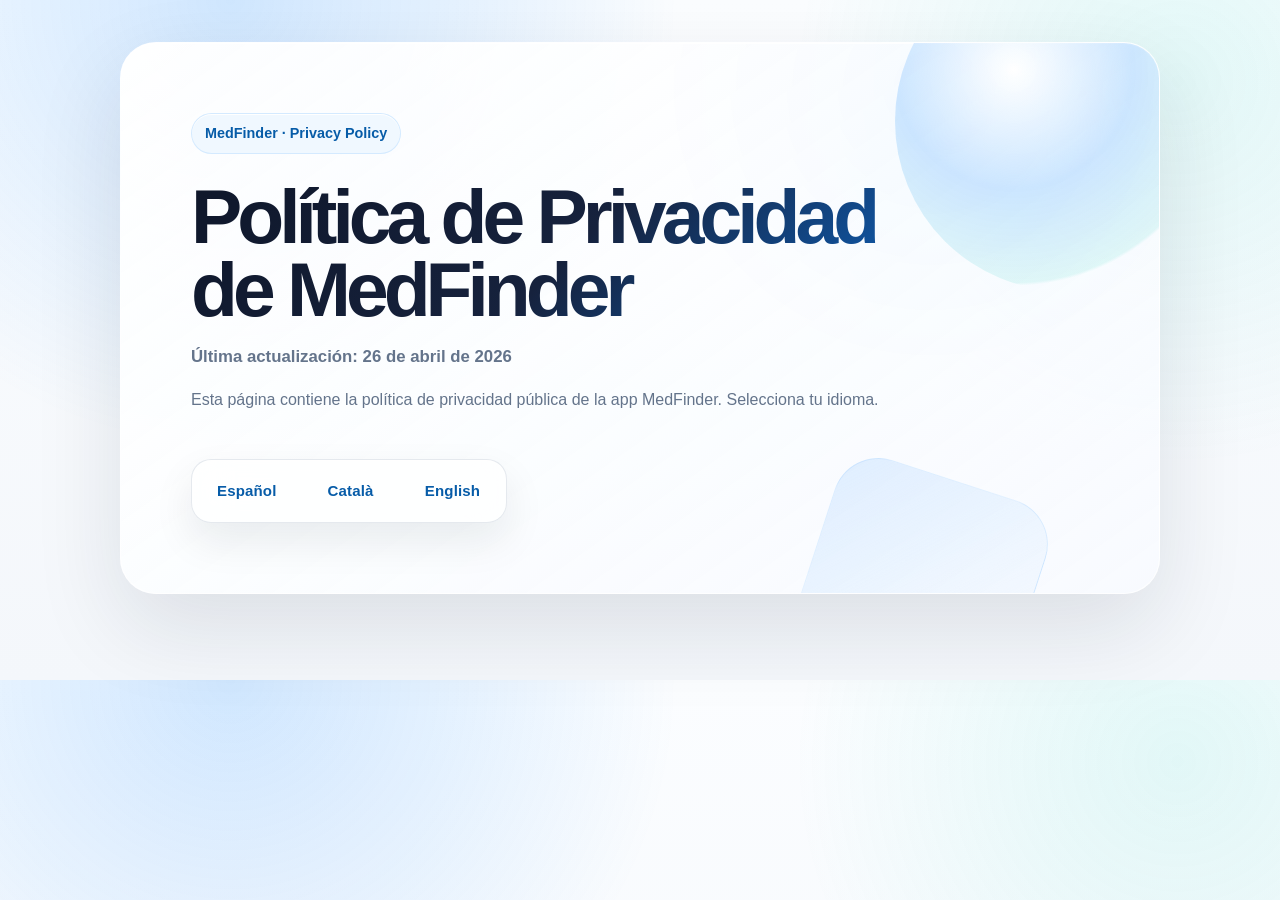
<file: index.html>
<!doctype html>
<html lang="es">
  <head>
    <meta charset="utf-8" />
    <meta name="viewport" content="width=device-width, initial-scale=1" />
    <title>MedFinder Privacy Policy</title>
    <meta http-equiv="refresh" content="0; url=privacy/" />
    <link rel="canonical" href="privacy/" />
  </head>
  <body>
    <p>Redirecting to <a href="privacy/">MedFinder Privacy Policy</a>.</p>
  </body>
</html>
</file>
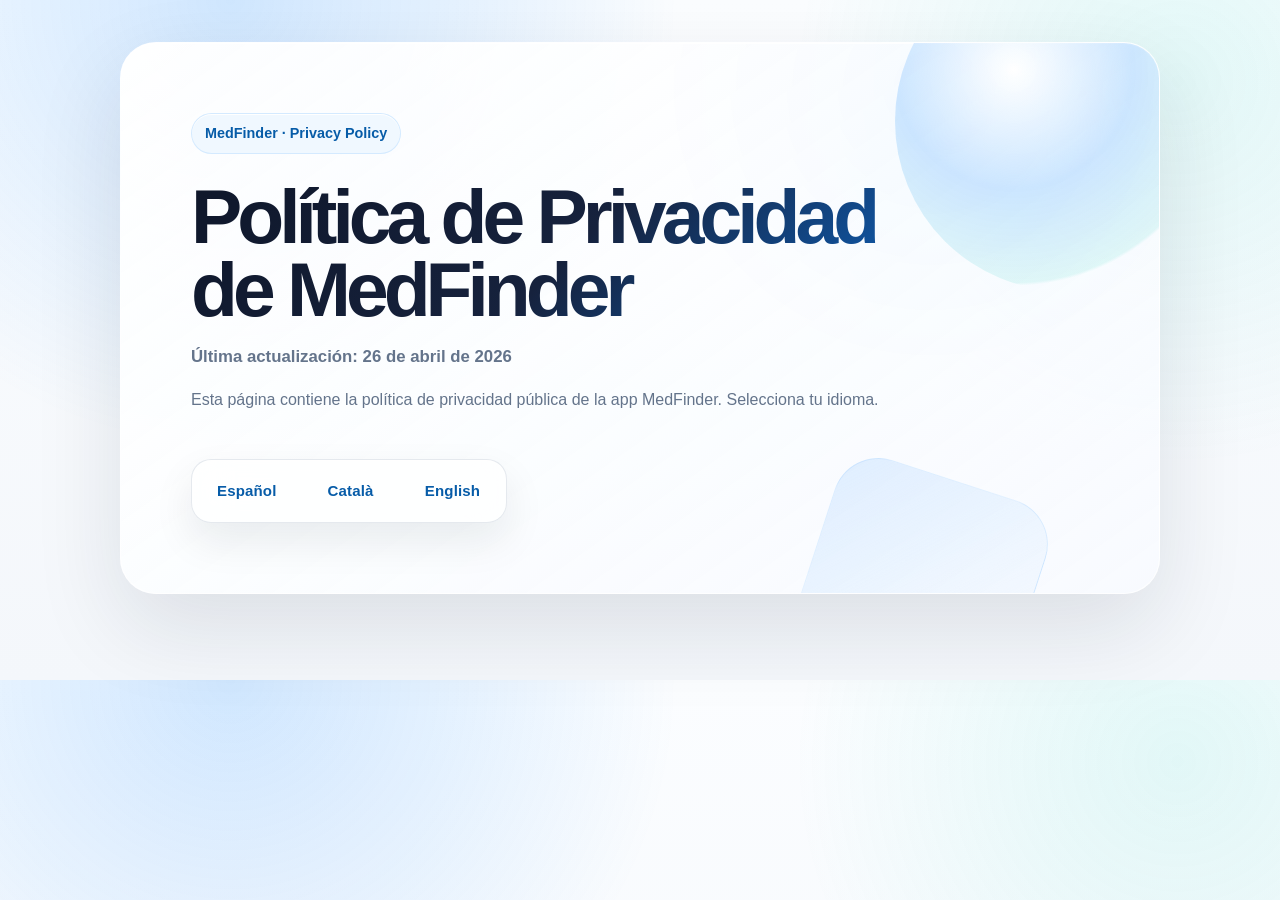
<file: privacy/index.html>
<!doctype html>
<html lang="es">
  <head>
    <meta charset="utf-8" />
    <meta name="viewport" content="width=device-width, initial-scale=1" />
    <title>Política de Privacidad de MedFinder</title>
    <link rel="stylesheet" href="../assets/styles.css" />
  </head>
  <body>
    <main class="shell">
      <section class="hero">
        <span class="eyebrow">MedFinder · Privacy Policy</span>
        <h1>Política de Privacidad de MedFinder</h1>
        <p class="meta">Última actualización: 26 de abril de 2026</p>
        <p>
          Esta página contiene la política de privacidad pública de la app MedFinder.
          Selecciona tu idioma.
        </p>
        <nav class="language" aria-label="Language selector">
          <a href="es/">Español</a>
          <a href="ca/">Català</a>
          <a href="en/">English</a>
        </nav>
      </section>
    </main>
  </body>
</html>
</file>
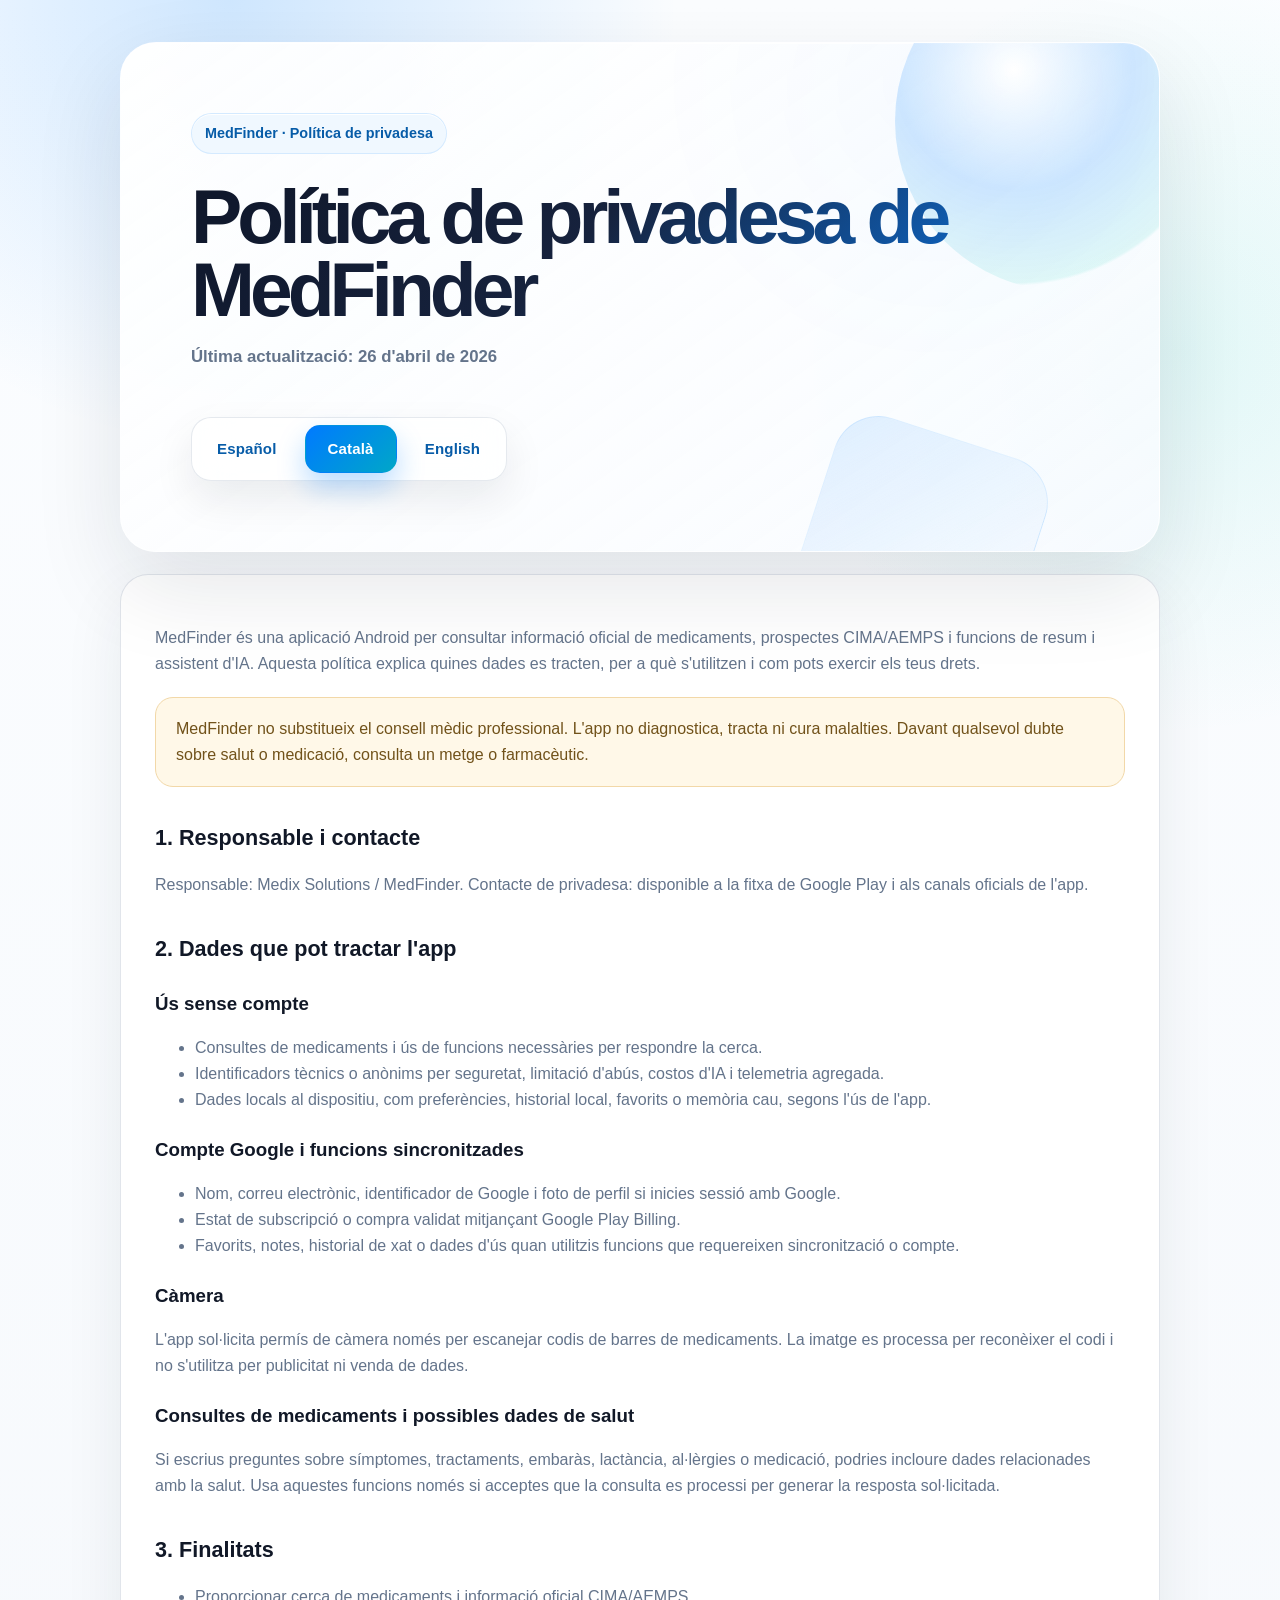
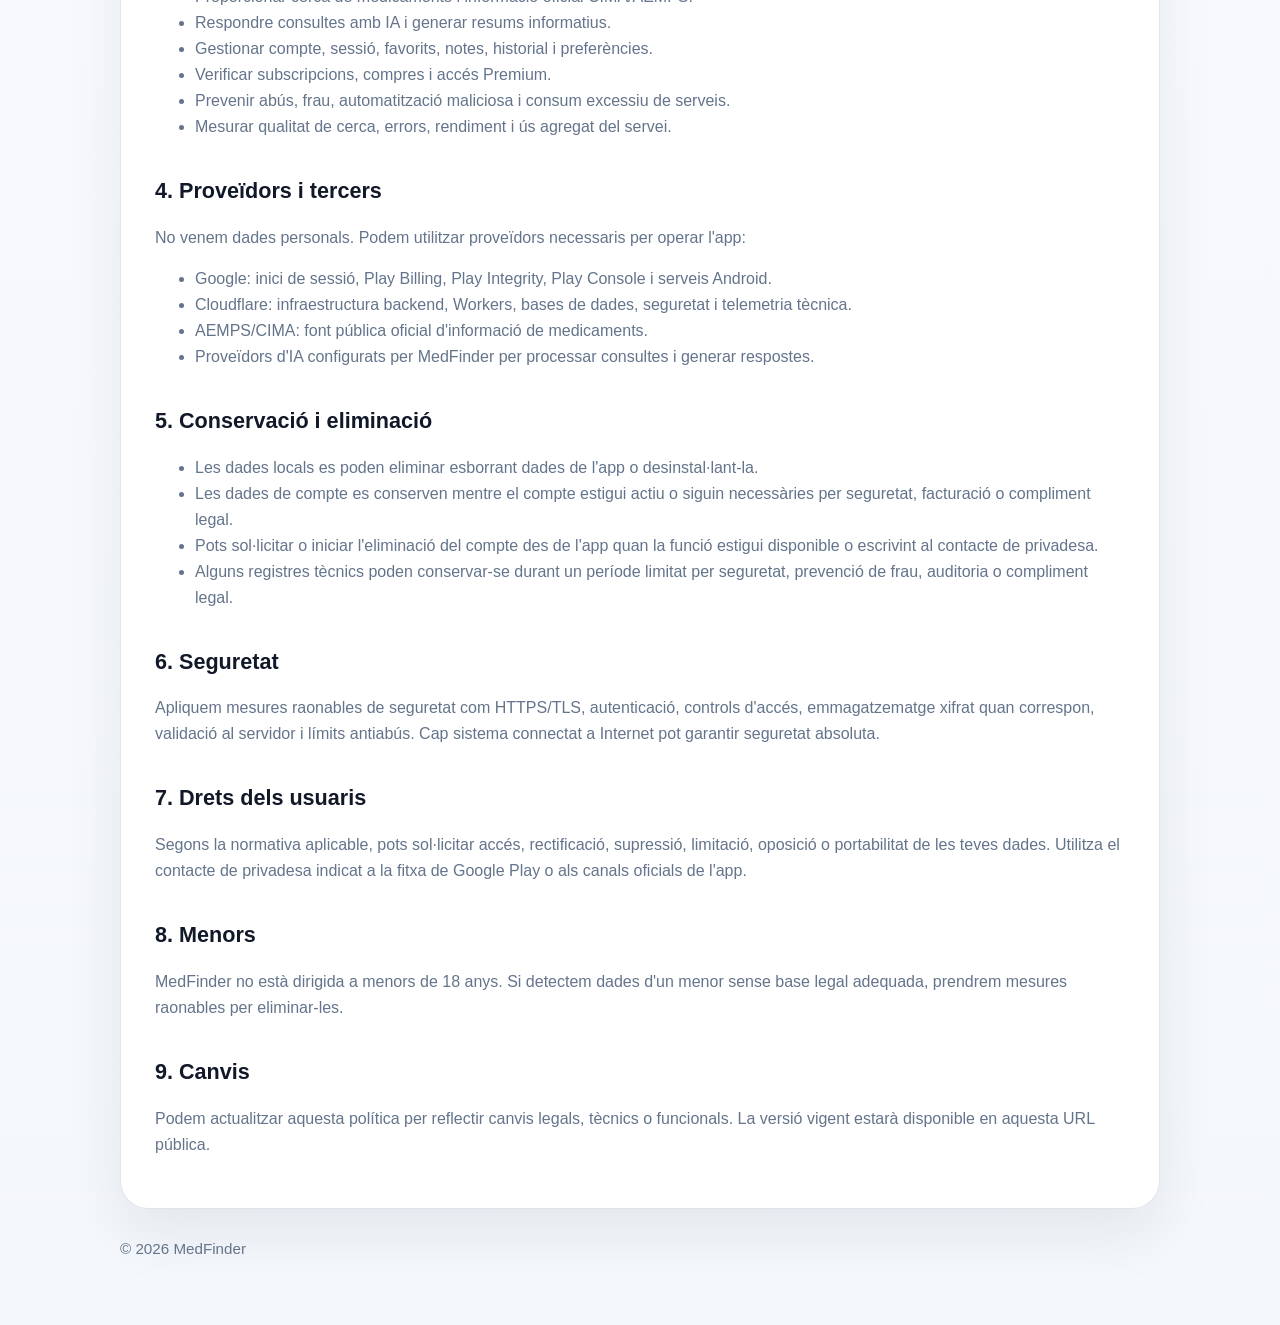
<file: privacy/ca/index.html>
<!doctype html>
<html lang="ca">
  <head>
    <meta charset="utf-8" />
    <meta name="viewport" content="width=device-width, initial-scale=1" />
    <title>Política de privadesa de MedFinder</title>
    <link rel="stylesheet" href="../../assets/styles.css" />
  </head>
  <body>
    <main class="shell">
      <section class="hero">
        <span class="eyebrow">MedFinder · Política de privadesa</span>
        <h1>Política de privadesa de MedFinder</h1>
        <p class="meta">Última actualització: 26 d'abril de 2026</p>
        <nav class="language" aria-label="Selector d'idioma">
          <a href="../es/">Español</a>
          <a href="../ca/" aria-current="page">Català</a>
          <a href="../en/">English</a>
        </nav>
      </section>

      <article class="card">
        <p>
          MedFinder és una aplicació Android per consultar informació oficial de medicaments,
          prospectes CIMA/AEMPS i funcions de resum i assistent d'IA. Aquesta política explica
          quines dades es tracten, per a què s'utilitzen i com pots exercir els teus drets.
        </p>

        <div class="notice">
          MedFinder no substitueix el consell mèdic professional. L'app no diagnostica, tracta ni cura
          malalties. Davant qualsevol dubte sobre salut o medicació, consulta un metge o farmacèutic.
        </div>

        <h2>1. Responsable i contacte</h2>
        <p>
          Responsable: Medix Solutions / MedFinder. Contacte de privadesa: disponible a la fitxa de Google Play i als canals oficials de l'app.
        </p>

        <h2>2. Dades que pot tractar l'app</h2>
        <h3>Ús sense compte</h3>
        <ul>
          <li>Consultes de medicaments i ús de funcions necessàries per respondre la cerca.</li>
          <li>Identificadors tècnics o anònims per seguretat, limitació d'abús, costos d'IA i telemetria agregada.</li>
          <li>Dades locals al dispositiu, com preferències, historial local, favorits o memòria cau, segons l'ús de l'app.</li>
        </ul>

        <h3>Compte Google i funcions sincronitzades</h3>
        <ul>
          <li>Nom, correu electrònic, identificador de Google i foto de perfil si inicies sessió amb Google.</li>
          <li>Estat de subscripció o compra validat mitjançant Google Play Billing.</li>
          <li>Favorits, notes, historial de xat o dades d'ús quan utilitzis funcions que requereixen sincronització o compte.</li>
        </ul>

        <h3>Càmera</h3>
        <p>
          L'app sol·licita permís de càmera només per escanejar codis de barres de medicaments.
          La imatge es processa per reconèixer el codi i no s'utilitza per publicitat ni venda de dades.
        </p>

        <h3>Consultes de medicaments i possibles dades de salut</h3>
        <p>
          Si escrius preguntes sobre símptomes, tractaments, embaràs, lactància, al·lèrgies o medicació,
          podries incloure dades relacionades amb la salut. Usa aquestes funcions només si acceptes que la
          consulta es processi per generar la resposta sol·licitada.
        </p>

        <h2>3. Finalitats</h2>
        <ul>
          <li>Proporcionar cerca de medicaments i informació oficial CIMA/AEMPS.</li>
          <li>Respondre consultes amb IA i generar resums informatius.</li>
          <li>Gestionar compte, sessió, favorits, notes, historial i preferències.</li>
          <li>Verificar subscripcions, compres i accés Premium.</li>
          <li>Prevenir abús, frau, automatització maliciosa i consum excessiu de serveis.</li>
          <li>Mesurar qualitat de cerca, errors, rendiment i ús agregat del servei.</li>
        </ul>

        <h2>4. Proveïdors i tercers</h2>
        <p>No venem dades personals. Podem utilitzar proveïdors necessaris per operar l'app:</p>
        <ul>
          <li>Google: inici de sessió, Play Billing, Play Integrity, Play Console i serveis Android.</li>
          <li>Cloudflare: infraestructura backend, Workers, bases de dades, seguretat i telemetria tècnica.</li>
          <li>AEMPS/CIMA: font pública oficial d'informació de medicaments.</li>
          <li>Proveïdors d'IA configurats per MedFinder per processar consultes i generar respostes.</li>
        </ul>

        <h2>5. Conservació i eliminació</h2>
        <ul>
          <li>Les dades locals es poden eliminar esborrant dades de l'app o desinstal·lant-la.</li>
          <li>Les dades de compte es conserven mentre el compte estigui actiu o siguin necessàries per seguretat, facturació o compliment legal.</li>
          <li>Pots sol·licitar o iniciar l'eliminació del compte des de l'app quan la funció estigui disponible o escrivint al contacte de privadesa.</li>
          <li>Alguns registres tècnics poden conservar-se durant un període limitat per seguretat, prevenció de frau, auditoria o compliment legal.</li>
        </ul>

        <h2>6. Seguretat</h2>
        <p>
          Apliquem mesures raonables de seguretat com HTTPS/TLS, autenticació, controls d'accés,
          emmagatzematge xifrat quan correspon, validació al servidor i límits antiabús.
          Cap sistema connectat a Internet pot garantir seguretat absoluta.
        </p>

        <h2>7. Drets dels usuaris</h2>
        <p>
          Segons la normativa aplicable, pots sol·licitar accés, rectificació, supressió, limitació,
          oposició o portabilitat de les teves dades. Utilitza el contacte de privadesa indicat a la fitxa de Google Play o als canals oficials de l'app.
        </p>

        <h2>8. Menors</h2>
        <p>
          MedFinder no està dirigida a menors de 18 anys. Si detectem dades d'un menor sense base legal
          adequada, prendrem mesures raonables per eliminar-les.
        </p>

        <h2>9. Canvis</h2>
        <p>
          Podem actualitzar aquesta política per reflectir canvis legals, tècnics o funcionals. La versió
          vigent estarà disponible en aquesta URL pública.
        </p>
      </article>
      <footer>© 2026 MedFinder</footer>
    </main>
  </body>
</html>
</file>
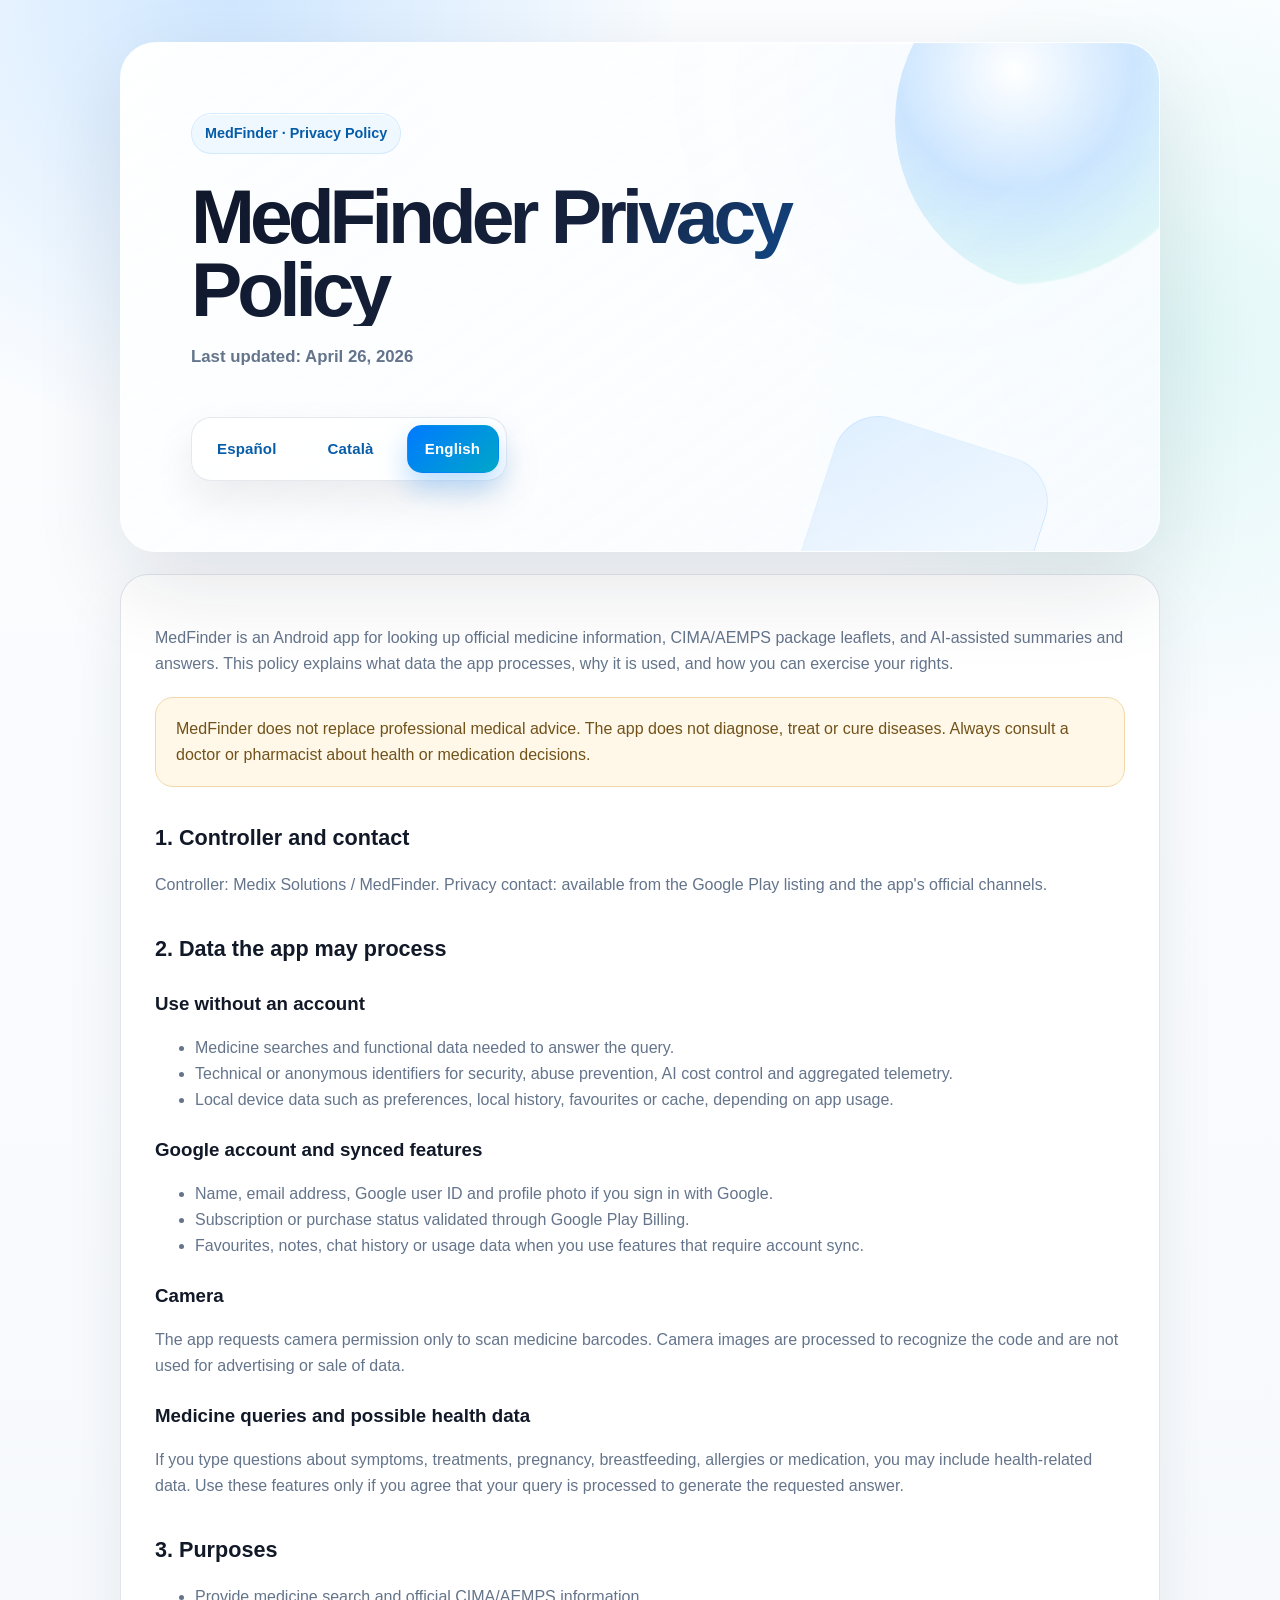
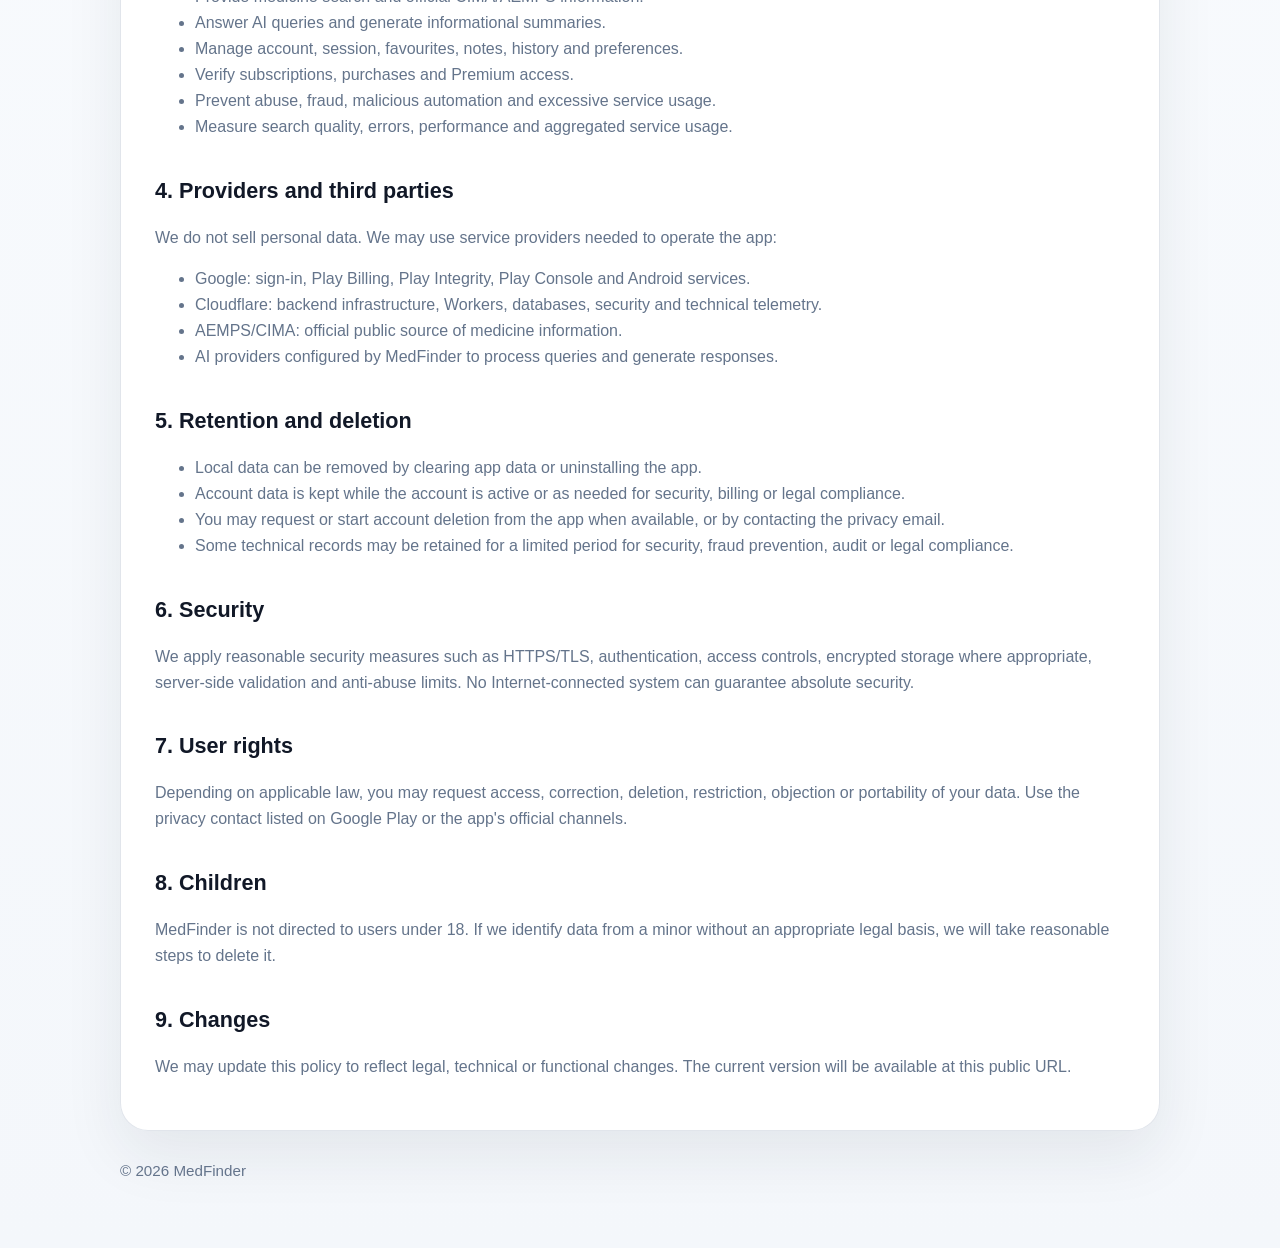
<file: privacy/en/index.html>
<!doctype html>
<html lang="en">
  <head>
    <meta charset="utf-8" />
    <meta name="viewport" content="width=device-width, initial-scale=1" />
    <title>MedFinder Privacy Policy</title>
    <link rel="stylesheet" href="../../assets/styles.css" />
  </head>
  <body>
    <main class="shell">
      <section class="hero">
        <span class="eyebrow">MedFinder · Privacy Policy</span>
        <h1>MedFinder Privacy Policy</h1>
        <p class="meta">Last updated: April 26, 2026</p>
        <nav class="language" aria-label="Language selector">
          <a href="../es/">Español</a>
          <a href="../ca/">Català</a>
          <a href="../en/" aria-current="page">English</a>
        </nav>
      </section>

      <article class="card">
        <p>
          MedFinder is an Android app for looking up official medicine information, CIMA/AEMPS
          package leaflets, and AI-assisted summaries and answers. This policy explains what data
          the app processes, why it is used, and how you can exercise your rights.
        </p>

        <div class="notice">
          MedFinder does not replace professional medical advice. The app does not diagnose, treat
          or cure diseases. Always consult a doctor or pharmacist about health or medication decisions.
        </div>

        <h2>1. Controller and contact</h2>
        <p>
          Controller: Medix Solutions / MedFinder. Privacy contact: available from the Google Play listing and the app's official channels.
        </p>

        <h2>2. Data the app may process</h2>
        <h3>Use without an account</h3>
        <ul>
          <li>Medicine searches and functional data needed to answer the query.</li>
          <li>Technical or anonymous identifiers for security, abuse prevention, AI cost control and aggregated telemetry.</li>
          <li>Local device data such as preferences, local history, favourites or cache, depending on app usage.</li>
        </ul>

        <h3>Google account and synced features</h3>
        <ul>
          <li>Name, email address, Google user ID and profile photo if you sign in with Google.</li>
          <li>Subscription or purchase status validated through Google Play Billing.</li>
          <li>Favourites, notes, chat history or usage data when you use features that require account sync.</li>
        </ul>

        <h3>Camera</h3>
        <p>
          The app requests camera permission only to scan medicine barcodes. Camera images are processed
          to recognize the code and are not used for advertising or sale of data.
        </p>

        <h3>Medicine queries and possible health data</h3>
        <p>
          If you type questions about symptoms, treatments, pregnancy, breastfeeding, allergies or medication,
          you may include health-related data. Use these features only if you agree that your query is processed
          to generate the requested answer.
        </p>

        <h2>3. Purposes</h2>
        <ul>
          <li>Provide medicine search and official CIMA/AEMPS information.</li>
          <li>Answer AI queries and generate informational summaries.</li>
          <li>Manage account, session, favourites, notes, history and preferences.</li>
          <li>Verify subscriptions, purchases and Premium access.</li>
          <li>Prevent abuse, fraud, malicious automation and excessive service usage.</li>
          <li>Measure search quality, errors, performance and aggregated service usage.</li>
        </ul>

        <h2>4. Providers and third parties</h2>
        <p>We do not sell personal data. We may use service providers needed to operate the app:</p>
        <ul>
          <li>Google: sign-in, Play Billing, Play Integrity, Play Console and Android services.</li>
          <li>Cloudflare: backend infrastructure, Workers, databases, security and technical telemetry.</li>
          <li>AEMPS/CIMA: official public source of medicine information.</li>
          <li>AI providers configured by MedFinder to process queries and generate responses.</li>
        </ul>

        <h2>5. Retention and deletion</h2>
        <ul>
          <li>Local data can be removed by clearing app data or uninstalling the app.</li>
          <li>Account data is kept while the account is active or as needed for security, billing or legal compliance.</li>
          <li>You may request or start account deletion from the app when available, or by contacting the privacy email.</li>
          <li>Some technical records may be retained for a limited period for security, fraud prevention, audit or legal compliance.</li>
        </ul>

        <h2>6. Security</h2>
        <p>
          We apply reasonable security measures such as HTTPS/TLS, authentication, access controls,
          encrypted storage where appropriate, server-side validation and anti-abuse limits.
          No Internet-connected system can guarantee absolute security.
        </p>

        <h2>7. User rights</h2>
        <p>
          Depending on applicable law, you may request access, correction, deletion, restriction,
          objection or portability of your data. Use the privacy contact listed on Google Play or the app's official channels.
        </p>

        <h2>8. Children</h2>
        <p>
          MedFinder is not directed to users under 18. If we identify data from a minor without an
          appropriate legal basis, we will take reasonable steps to delete it.
        </p>

        <h2>9. Changes</h2>
        <p>
          We may update this policy to reflect legal, technical or functional changes. The current version
          will be available at this public URL.
        </p>
      </article>
      <footer>© 2026 MedFinder</footer>
    </main>
  </body>
</html>
</file>
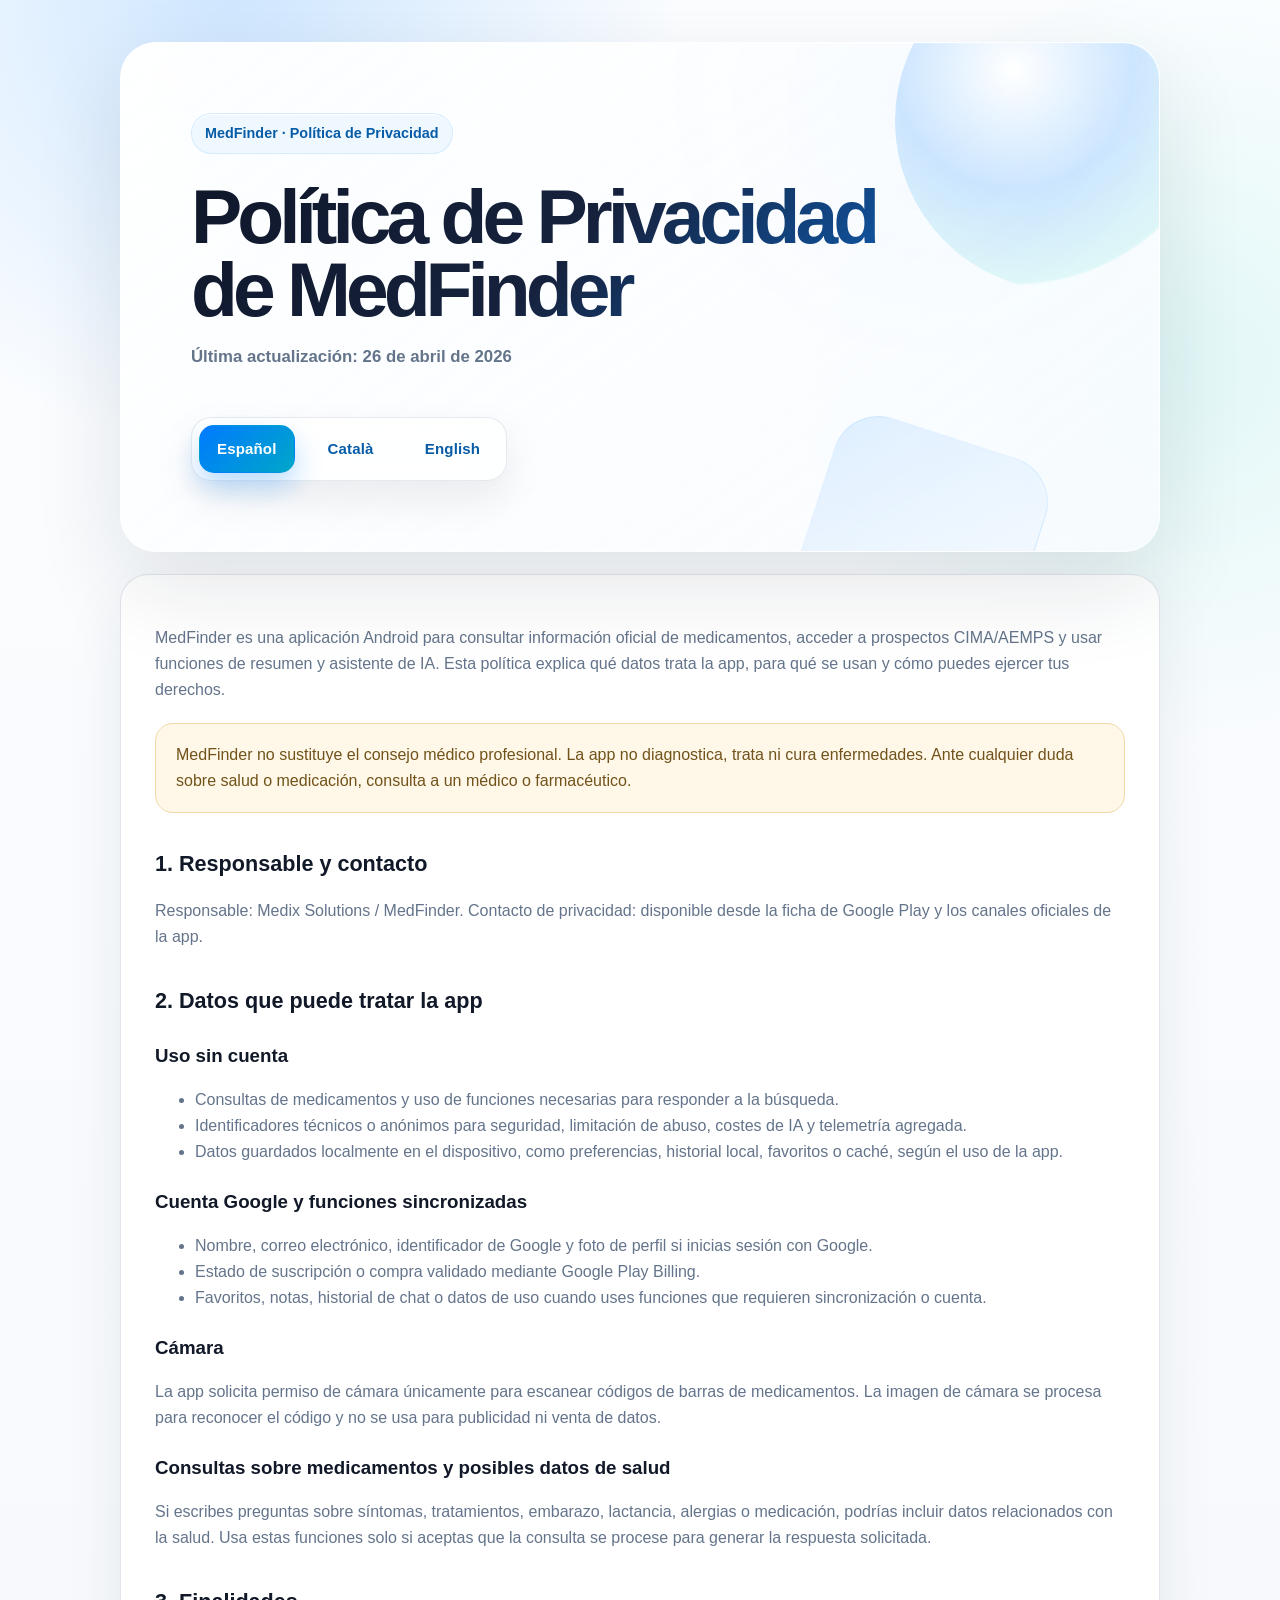
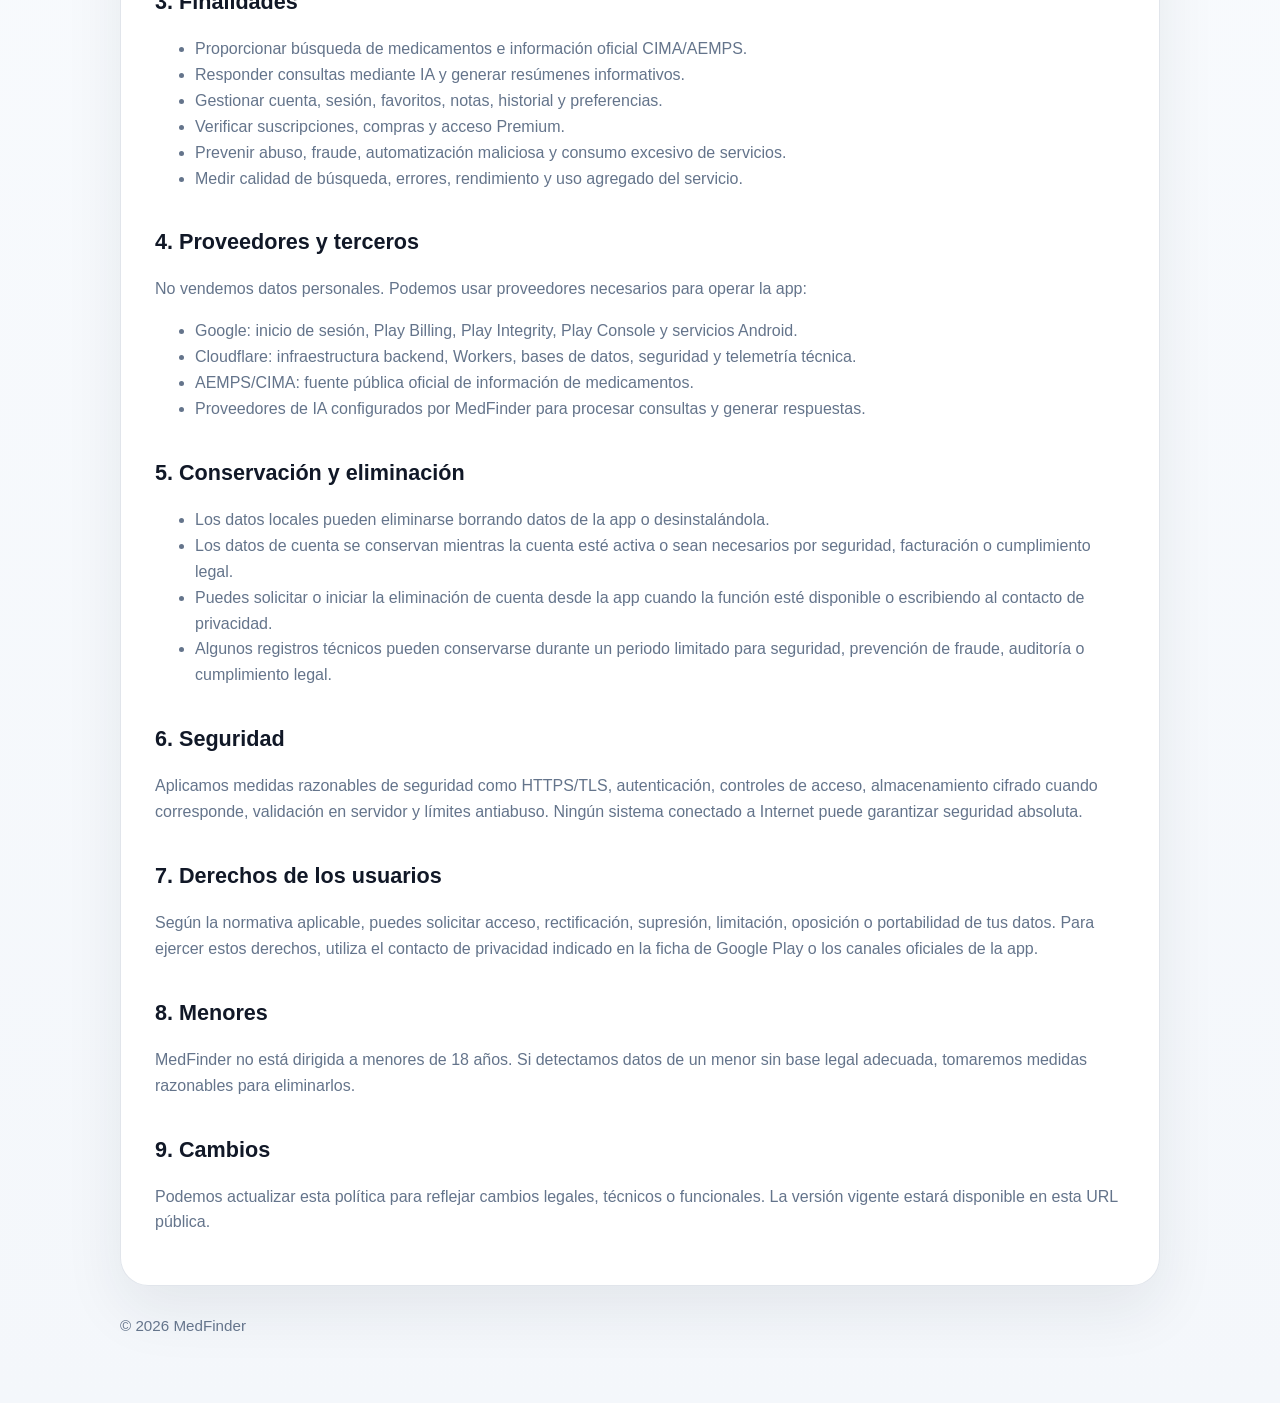
<file: privacy/es/index.html>
<!doctype html>
<html lang="es">
  <head>
    <meta charset="utf-8" />
    <meta name="viewport" content="width=device-width, initial-scale=1" />
    <title>Política de Privacidad de MedFinder</title>
    <link rel="stylesheet" href="../../assets/styles.css" />
  </head>
  <body>
    <main class="shell">
      <section class="hero">
        <span class="eyebrow">MedFinder · Política de Privacidad</span>
        <h1>Política de Privacidad de MedFinder</h1>
        <p class="meta">Última actualización: 26 de abril de 2026</p>
        <nav class="language" aria-label="Selector de idioma">
          <a href="../es/" aria-current="page">Español</a>
          <a href="../ca/">Català</a>
          <a href="../en/">English</a>
        </nav>
      </section>

      <article class="card">
        <p>
          MedFinder es una aplicación Android para consultar información oficial de medicamentos,
          acceder a prospectos CIMA/AEMPS y usar funciones de resumen y asistente de IA. Esta política
          explica qué datos trata la app, para qué se usan y cómo puedes ejercer tus derechos.
        </p>

        <div class="notice">
          MedFinder no sustituye el consejo médico profesional. La app no diagnostica, trata ni cura
          enfermedades. Ante cualquier duda sobre salud o medicación, consulta a un médico o farmacéutico.
        </div>

        <h2>1. Responsable y contacto</h2>
        <p>
          Responsable: Medix Solutions / MedFinder. Contacto de privacidad: disponible desde la ficha de Google Play y los canales oficiales de la app.
        </p>

        <h2>2. Datos que puede tratar la app</h2>
        <h3>Uso sin cuenta</h3>
        <ul>
          <li>Consultas de medicamentos y uso de funciones necesarias para responder a la búsqueda.</li>
          <li>Identificadores técnicos o anónimos para seguridad, limitación de abuso, costes de IA y telemetría agregada.</li>
          <li>Datos guardados localmente en el dispositivo, como preferencias, historial local, favoritos o caché, según el uso de la app.</li>
        </ul>

        <h3>Cuenta Google y funciones sincronizadas</h3>
        <ul>
          <li>Nombre, correo electrónico, identificador de Google y foto de perfil si inicias sesión con Google.</li>
          <li>Estado de suscripción o compra validado mediante Google Play Billing.</li>
          <li>Favoritos, notas, historial de chat o datos de uso cuando uses funciones que requieren sincronización o cuenta.</li>
        </ul>

        <h3>Cámara</h3>
        <p>
          La app solicita permiso de cámara únicamente para escanear códigos de barras de medicamentos.
          La imagen de cámara se procesa para reconocer el código y no se usa para publicidad ni venta de datos.
        </p>

        <h3>Consultas sobre medicamentos y posibles datos de salud</h3>
        <p>
          Si escribes preguntas sobre síntomas, tratamientos, embarazo, lactancia, alergias o medicación,
          podrías incluir datos relacionados con la salud. Usa estas funciones solo si aceptas que la consulta
          se procese para generar la respuesta solicitada.
        </p>

        <h2>3. Finalidades</h2>
        <ul>
          <li>Proporcionar búsqueda de medicamentos e información oficial CIMA/AEMPS.</li>
          <li>Responder consultas mediante IA y generar resúmenes informativos.</li>
          <li>Gestionar cuenta, sesión, favoritos, notas, historial y preferencias.</li>
          <li>Verificar suscripciones, compras y acceso Premium.</li>
          <li>Prevenir abuso, fraude, automatización maliciosa y consumo excesivo de servicios.</li>
          <li>Medir calidad de búsqueda, errores, rendimiento y uso agregado del servicio.</li>
        </ul>

        <h2>4. Proveedores y terceros</h2>
        <p>No vendemos datos personales. Podemos usar proveedores necesarios para operar la app:</p>
        <ul>
          <li>Google: inicio de sesión, Play Billing, Play Integrity, Play Console y servicios Android.</li>
          <li>Cloudflare: infraestructura backend, Workers, bases de datos, seguridad y telemetría técnica.</li>
          <li>AEMPS/CIMA: fuente pública oficial de información de medicamentos.</li>
          <li>Proveedores de IA configurados por MedFinder para procesar consultas y generar respuestas.</li>
        </ul>

        <h2>5. Conservación y eliminación</h2>
        <ul>
          <li>Los datos locales pueden eliminarse borrando datos de la app o desinstalándola.</li>
          <li>Los datos de cuenta se conservan mientras la cuenta esté activa o sean necesarios por seguridad, facturación o cumplimiento legal.</li>
          <li>Puedes solicitar o iniciar la eliminación de cuenta desde la app cuando la función esté disponible o escribiendo al contacto de privacidad.</li>
          <li>Algunos registros técnicos pueden conservarse durante un periodo limitado para seguridad, prevención de fraude, auditoría o cumplimiento legal.</li>
        </ul>

        <h2>6. Seguridad</h2>
        <p>
          Aplicamos medidas razonables de seguridad como HTTPS/TLS, autenticación, controles de acceso,
          almacenamiento cifrado cuando corresponde, validación en servidor y límites antiabuso.
          Ningún sistema conectado a Internet puede garantizar seguridad absoluta.
        </p>

        <h2>7. Derechos de los usuarios</h2>
        <p>
          Según la normativa aplicable, puedes solicitar acceso, rectificación, supresión, limitación,
          oposición o portabilidad de tus datos. Para ejercer estos derechos, utiliza el contacto de privacidad indicado en la ficha de Google Play o los canales oficiales de la app.
        </p>

        <h2>8. Menores</h2>
        <p>
          MedFinder no está dirigida a menores de 18 años. Si detectamos datos de un menor sin base legal
          adecuada, tomaremos medidas razonables para eliminarlos.
        </p>

        <h2>9. Cambios</h2>
        <p>
          Podemos actualizar esta política para reflejar cambios legales, técnicos o funcionales. La versión
          vigente estará disponible en esta URL pública.
        </p>
      </article>
      <footer>© 2026 MedFinder</footer>
    </main>
  </body>
</html>
</file>
<file: assets/styles.css>
:root {
  color-scheme: light;
  --bg: #f4f7fb;
  --card: #ffffff;
  --ink: #111827;
  --muted: #64748b;
  --line: rgba(148, 163, 184, 0.28);
  --brand: #0a84ff;
  --brand-soft: #eef7ff;
  --brand-ink: #075ca8;
  --glow: rgba(10, 132, 255, 0.28);
}

* {
  box-sizing: border-box;
}

body {
  margin: 0;
  background:
    radial-gradient(circle at 18% 0%, rgba(10, 132, 255, 0.18), transparent 28rem),
    radial-gradient(circle at 92% 12%, rgba(45, 212, 191, 0.12), transparent 24rem),
    linear-gradient(180deg, #fbfdff 0%, var(--bg) 100%);
  color: var(--ink);
  font-family: -apple-system, BlinkMacSystemFont, "SF Pro Display", "SF Pro Text", "Segoe UI", sans-serif;
  line-height: 1.62;
}

.shell {
  width: min(1040px, calc(100% - 32px));
  margin: 0 auto;
  padding: 42px 0 64px;
}

.card {
  background: rgba(255, 255, 255, 0.92);
  border: 1px solid var(--line);
  border-radius: 28px;
  box-shadow: 0 24px 60px rgba(23, 32, 51, 0.08);
}

.hero {
  position: relative;
  overflow: hidden;
  min-height: 360px;
  padding: clamp(28px, 6vw, 70px);
  margin-bottom: 22px;
  border: 1px solid rgba(255, 255, 255, 0.72);
  border-radius: 36px;
  background:
    linear-gradient(145deg, rgba(255, 255, 255, 0.96), rgba(248, 251, 255, 0.82)),
    radial-gradient(circle at 78% 8%, rgba(10, 132, 255, 0.2), transparent 18rem);
  box-shadow:
    0 34px 90px rgba(15, 23, 42, 0.11),
    inset 0 1px 0 rgba(255, 255, 255, 0.98);
  isolation: isolate;
}

.hero::before,
.hero::after {
  content: "";
  position: absolute;
  pointer-events: none;
  z-index: -1;
}

.hero::before {
  width: 340px;
  height: 340px;
  right: -76px;
  top: -92px;
  border-radius: 50%;
  background:
    radial-gradient(circle at 35% 35%, rgba(255, 255, 255, 0.94), rgba(10, 132, 255, 0.18) 38%, rgba(45, 212, 191, 0.12) 68%, transparent 69%);
  filter: blur(0.2px);
}

.hero::after {
  width: 220px;
  height: 220px;
  right: 128px;
  bottom: -104px;
  border-radius: 46px;
  transform: rotate(18deg);
  background: linear-gradient(135deg, rgba(10, 132, 255, 0.11), rgba(255, 255, 255, 0.5));
  border: 1px solid rgba(10, 132, 255, 0.09);
}

.eyebrow {
  display: inline-flex;
  gap: 8px;
  align-items: center;
  padding: 8px 13px;
  border-radius: 999px;
  background: rgba(238, 247, 255, 0.86);
  color: var(--brand-ink);
  border: 1px solid rgba(10, 132, 255, 0.12);
  font-weight: 750;
  font-size: 0.9rem;
  box-shadow: inset 0 1px 0 rgba(255, 255, 255, 0.95);
}

h1 {
  max-width: 760px;
  margin: 26px 0 14px;
  font-size: clamp(2.4rem, 6vw, 5.8rem);
  line-height: 0.95;
  letter-spacing: -0.065em;
  font-weight: 800;
  background: linear-gradient(135deg, #0f172a 0%, #16223d 50%, #0a84ff 118%);
  -webkit-background-clip: text;
  background-clip: text;
  color: transparent;
}

h2 {
  margin: 34px 0 10px;
  font-size: 1.35rem;
}

h3 {
  margin: 22px 0 8px;
}

p,
li {
  color: var(--muted);
}

a {
  color: var(--brand);
  font-weight: 700;
}

.language {
  display: inline-flex;
  gap: 10px;
  margin-top: 30px;
  padding: 7px;
  border: 1px solid rgba(148, 163, 184, 0.24);
  border-radius: 20px;
  background: rgba(255, 255, 255, 0.74);
  backdrop-filter: blur(18px);
  box-shadow: inset 0 1px 0 rgba(255, 255, 255, 0.9), 0 18px 42px rgba(15, 23, 42, 0.08);
}

.language a {
  position: relative;
  display: inline-flex;
  align-items: center;
  justify-content: center;
  min-width: 92px;
  text-decoration: none;
  border: 1px solid transparent;
  border-radius: 15px;
  padding: 11px 17px;
  color: var(--brand-ink);
  background: transparent;
  font-size: 0.94rem;
  letter-spacing: 0.01em;
  transition: background 160ms ease, color 160ms ease, box-shadow 160ms ease, transform 160ms ease;
}

.language a:hover {
  transform: translateY(-1px);
  background: #fff;
  box-shadow: 0 10px 24px rgba(10, 132, 255, 0.13);
}

.language a[aria-current="page"] {
  color: #fff;
  background: linear-gradient(135deg, #007aff, #00a7c8);
  box-shadow: 0 14px 28px rgba(10, 132, 255, 0.28);
}

.card {
  padding: 34px;
}

.notice {
  padding: 18px 20px;
  border-radius: 18px;
  background: #fff8e8;
  border: 1px solid #f2d8a8;
  color: #71521a;
  margin: 20px 0;
}

.meta {
  color: var(--muted);
  font-weight: 650;
  font-size: 1.05rem;
}

footer {
  margin-top: 28px;
  color: var(--muted);
  font-size: 0.95rem;
}

@media (max-width: 640px) {
  .shell {
    width: min(100% - 20px, 980px);
    padding-top: 18px;
  }

  .hero,
  .card {
    border-radius: 22px;
    padding: 22px;
  }

  .hero {
    min-height: 0;
  }

  .language {
    display: grid;
    grid-template-columns: 1fr;
    width: 100%;
  }

  .language a {
    width: 100%;
  }
}
</file>
